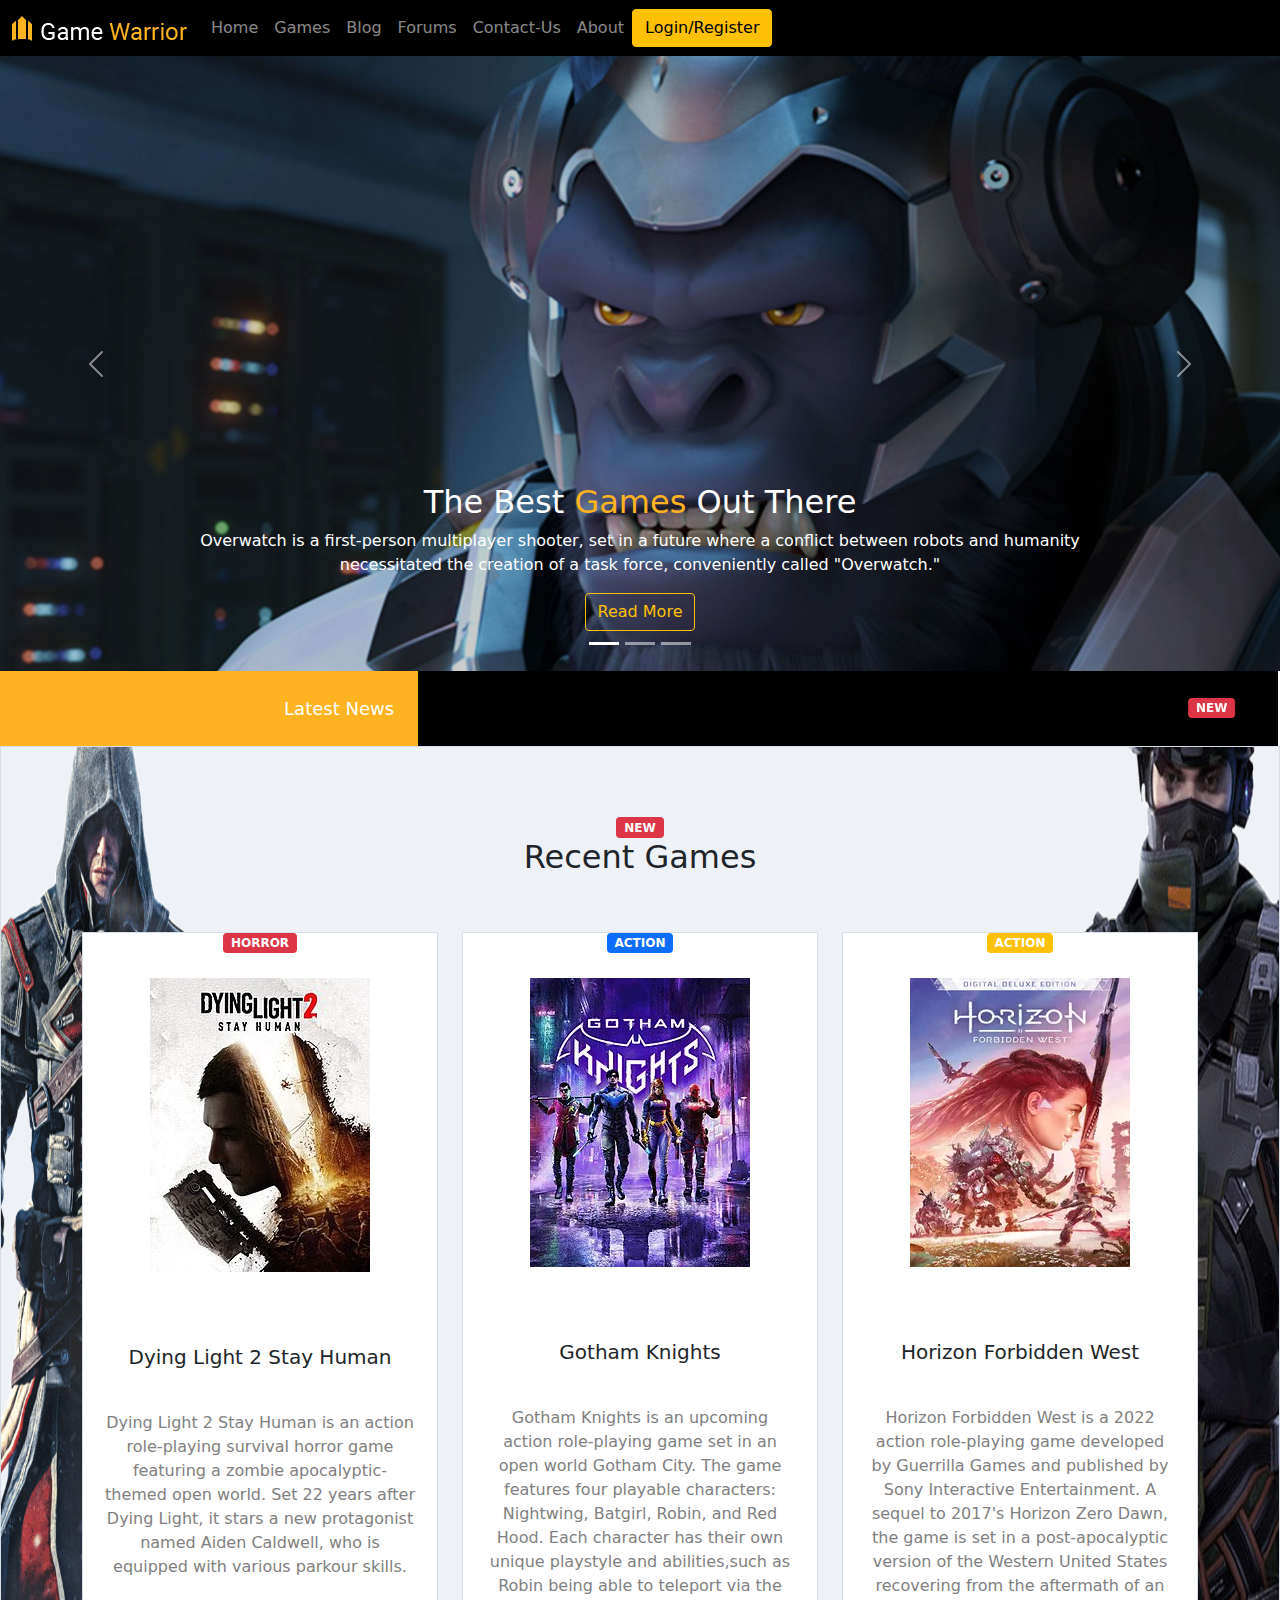
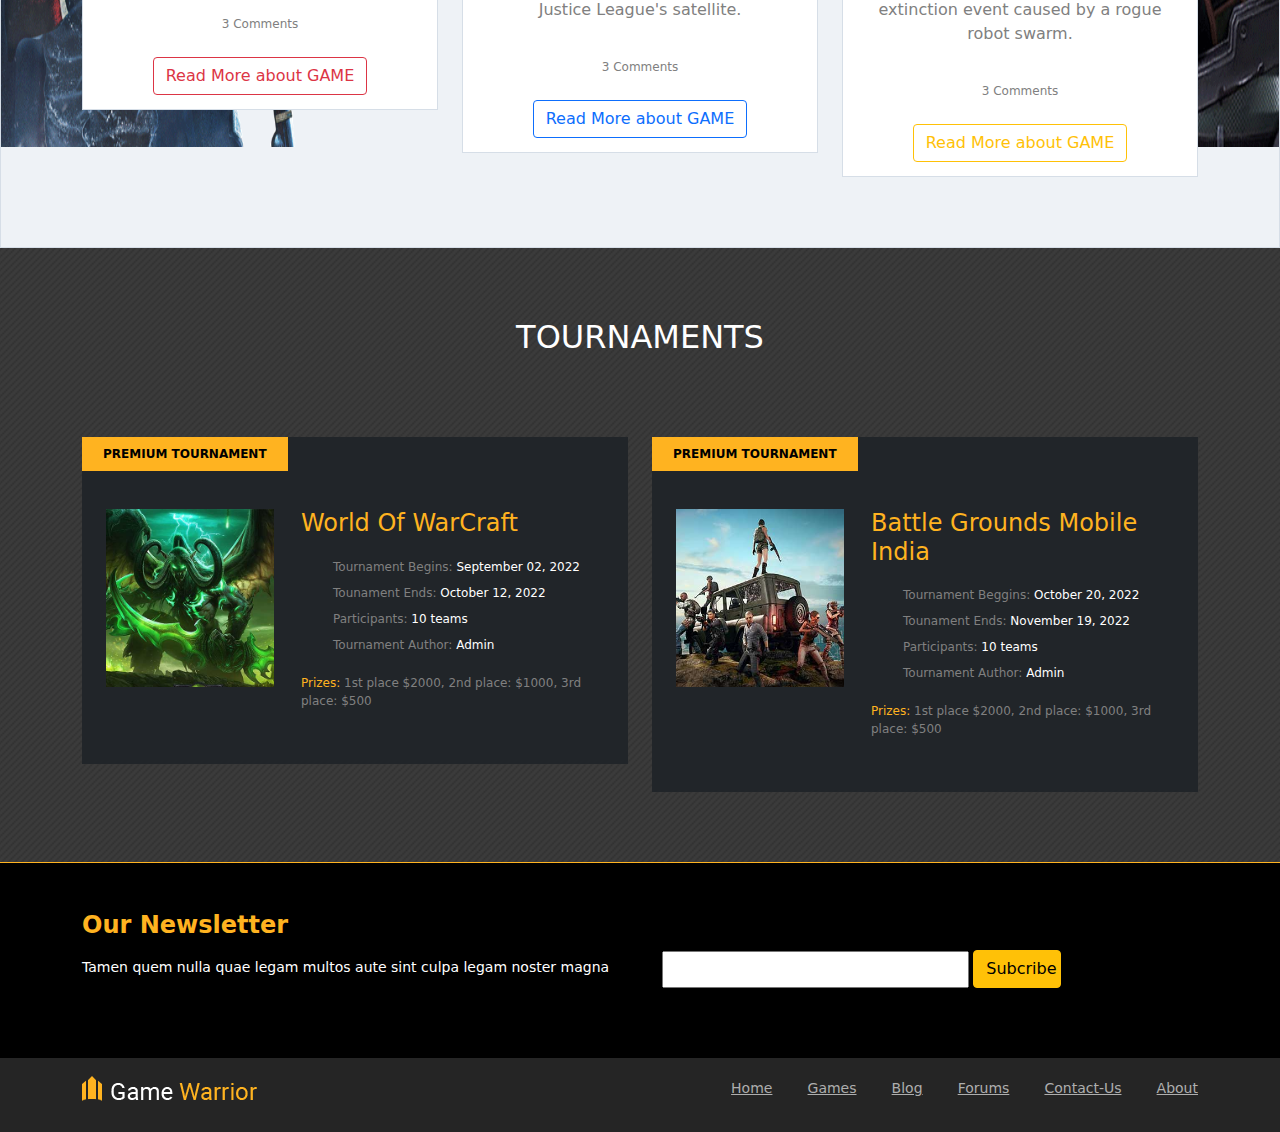
<file: index.html>
<html>
	<head>
	  <meta name="description" content="Get the most authoritative, unbiased reviews for the latest PS5, PS4, Xbox One, Xbox 360, Wii, PC, and DS video games at GameWarrior">
		<meta name="keywords" content="HTML, CSS, JavaScript, Bootstrap, Bootstrap v5.2">
		<meta name="author" content="Satya Suman">
		<meta name="viewport" content="width=device-width, initial-scale=1.0">
		<title>Game Warrior</title>
		<link rel="stylesheet" href="css\bootstrap.css">
		<link rel="stylesheet" href="css\all.css">
		<link rel="stylesheet" href="css\style.css"/>
		<link href="img/favicon.ico" rel="icon"/>
		<script src="js\bootstrap.js"></script>
		<script src="js\bootstrap.bundle.js"></script>
	</head>
	
	<body>
	  <!-- NAVBAR SECTION STARTS -->
		<nav class="navbar navbar-expand-lg sticky-top navbar-dark" style="background-color:black">
			<div class="container-fluid">
				<a class="navbar-brand" href="index.html">
					<img src="img/logo.png" alt="">
				</a>
				<button class="navbar-toggler btn btn-dark" type="button" data-bs-toggle="collapse" data-bs-target="#collapsibleNavbar">
					<span class="navbar-toggler-icon"></span>
				</button>
				<div class="collapse navbar-collapse" id="collapsibleNavbar">
					<ul class="navbar-nav justify-content-end">
						<li class="nav-item"><a href="index.html" class="nav-link">Home</a></li>
						<li class="nav-item"><a href="gamesReview.html" class="nav-link">Games</a></li>
						<li class="nav-item"><a href="categories.html" class="nav-link">Blog</a></li>
						<li class="nav-item"><a href="community.html" class="nav-link">Forums</a></li>
						<li class="nav-item"><a href="contact.html" class="nav-link">Contact-Us</a></li>
						<li class="nav-item"><a href="about.html" class="nav-link">About</a></li>  
					</ul>
					
					<div class="user-panel">
						<a href="login.html" class="btn btn-warning">Login/Register</a>
					</div>
				</div>
			</div>
		</nav>
		<!-- NAVBAR SECTION ENDS -->
		
		<!-- IMAGE SLIDER SECTION STARTS -->
		<div id="myCarousel" class="carousel slide carousel-fade" data-bs-ride="true">
			<ol class="carousel-indicators">
				<li data-bs-target="#myCarousel" data-bs-slide-to="0" class="active" aria-current="true" aria-label="Slide 1"> </li>
				<li data-bs-target="#myCarousel" data-bs-slide-to="1" aria-label="Slide 2"></li>
				<li data-bs-target="#myCarousel" data-bs-slide-to="2" aria-label="Slide 3"></li>
			</ol>
						
			<div class="carousel-inner">
				<div class="carousel-item active ">
					<img src="img\slider-1.jpg" alt="Overwatch" width="100%">
					<div class="carousel-caption d-none d-md-block">
						<h2>The Best <span style="color:#ffb320">Games</span> Out There</h2>
						<p>Overwatch is a first-person multiplayer shooter, set in a future where a conflict between robots and humanity necessitated the creation of a task force, conveniently called "Overwatch."</p>
						<a href="#" class="btn btn-outline-warning">Read More</a>
					</div>
				</div>
							
				<div class="carousel-item" >
					<img src="img\slider-2.jpg" alt="BGMI" width="100%">
					<div class="carousel-caption d-none d-md-block">
						<h2>The Best <span style="color:#ffb320">Games</span> Out There</h2>
						<p>Battlegrounds Mobile India, or BGMI, is a player-versus-player shooter game in which up to 100 players compete in a battle royale, a type of large-scale last man standing deathmatch in which players compete to be the last one standing. Players can enter the match as individuals or as small groups of up to four.</p>
						<a href="#" class="btn btn-outline-warning">Read More</a>
					</div>
				</div>
				
				<div class="carousel-item">
					<img src="img\slider-3.jpg" alt="GodOfWar" width="100%">
					<div class="carousel-caption d-none d-md-block">
						<h2>The Best <span style="color:#ffb320">Games</span> Out There</h2>
						<p>God of War is an action-adventure game developed by Santa Monica Studio and published by Sony Interactive Entertainment (SIE). It was released in April 2018 for the PlayStation 4, with a Microsoft Windows version released in January 2022. </p>
						<a href="#" class="btn btn-outline-warning">Read More</a>
					</div>
				</div>
						
				<a class="carousel-control-prev" href="#myCarousel" data-bs-slide="prev">
					<span class="carousel-control-prev-icon" aria-hidden="true"></span>
					<span class="visually-hidden">Previous</span>
				</a>
						
				<a class="carousel-control-next" data-bs-target="#myCarousel" data-bs-slide="next">
					<span class="carousel-control-next-icon" aria-hidden="true"></span>
					<span class="visually-hidden">Next</span>
				</a>
			</div>
		</div>
		<!-- IMAGE SLIDER SECTION ENDS -->
		
		<!-- LATEST NEWS SECTION STARTS -->
		<div class="latest-section container-fluid">
			<div class="row row1">
				<div class="In-title col-md-4 justify-content-end">Latest News</div>
				<div class="news-ticket col-md-8">
					<div class="headline">
						<marquee>
							<span class="badge bg-danger">NEW</span>&nbsp God Of War: Ragnarok New Story Details Emerge&nbsp &nbsp &nbsp
							<span class="badge bg-success">STRATEGY</span>&nbsp WWE 2K22 Is Already On Sale For A Bargain Price&nbsp &nbsp &nbsp
							<span class="badge bg-warning">RACING</span>&nbsp Forza Horizon 5 Series 10 features Extreme E, full playlist rundown
						</marquee>
					</div>
				</div>
			</div>
		</div>
		<!-- LATEST NEWS SECTION ENDS -->
		
		<!--	RECENT GAMES SEECTION STARTS	-->
		<section class="recent-games">
			<div class="container recent-games-1">
				<div class="section-title">
					<span class="badge bg-danger">NEW</span>
					<h2>Recent Games</h2>
				</div><br><br>
				<div class="row">
					<div class="col-md-4">
						<div class="recent-game-item" align="center">
							<span class="badge bg-danger">HORROR</span>
							<div class="rgi-thumb">
								<img src="img\recent-game\1.jpg">
							</div><br><br>
							<div class="rgi-content">
								<h5>Dying Light 2 Stay Human</h5>
								<p>Dying Light 2 Stay Human is an action role-playing survival horror game featuring a zombie apocalyptic-themed open world. Set 22 years after Dying Light, it stars a new protagonist named Aiden Caldwell, who is equipped with various parkour skills.</p>
								<a href="#" class="comment">3 Comments</a><br><br>
								
								<div class="download-button">
									<button class="btn btn-outline-danger">Read More about GAME</button>
								</div>
								
							</div>
						</div>
					</div>
				
					<div class="col-md-4">
						<div class="recent-game-item" align="center">
							<span class="badge bg-primary">ACTION</span>
							<div class="rgi-thumb">
								<img src="img\recent-game\2.jpg">
							</div><br><br>
							<div class="rgi-content">
								<h5>Gotham Knights</h5>
								<p>Gotham Knights is an upcoming action role-playing game set in an open world Gotham City. The game features four playable characters: Nightwing, Batgirl, Robin, and Red Hood. Each character has their own unique playstyle and abilities,such as Robin being able to teleport via the Justice League's satellite.</p>
								<a href="#" class="comment">3 Comments</a><br><br>
								
								<div class="download-button">
									<button class="btn btn-outline-primary">Read More about GAME</button>
								</div>
								
							</div>
						</div>
					</div>
				
					<div class="col-md-4">
						<div class="recent-game-item" align="center">
							<span class="badge bg-warning">ACTION</span>
							<div class="rgi-thumb">
								<img src="img\recent-game\3.webp">
							</div><br><br>
							<div class="rgi-content">
								<h5>Horizon Forbidden West</h5>
								<p>Horizon Forbidden West is a 2022 action role-playing game developed by Guerrilla Games and published by Sony Interactive Entertainment. A sequel to 2017's Horizon Zero Dawn, the game is set in a post-apocalyptic version of the Western United States recovering from the aftermath of an extinction event caused by a rogue robot swarm.</p>
								<a href="#" class="comment">3 Comments</a><br><br>
								
								<div class="download-button">
									<button class="btn btn-outline-warning">Read More about GAME</button>
								</div>
							</div>
						</div>
					</div>
				
				</div>
		  </div>
		</section>
		<!--	RECENT GAMES SEECTION ENDS	-->
		
		<!--	TOURNAMENT GAMES SECTION STARTS	-->
		<section class="tournaments-section">
			<div class="container">
				<h2>Tournaments</h2><br><br><br>
				<div class="row">
				
					<div class="col-md-6">
						<div class="tournament-item bg-dark">
							<div class="ti-notic">Premium Tournament</div>
							<div class="ti-content">
								<img src="img\tournament\1.jpg" alt="worldofwarcraft">
								<div class="ti-text">
									<h4>World Of WarCraft</h4>
										<ul>
											<li><span>Tournament Begins:</span> September 02, 2022</li>
											<li><span>Tounament Ends:</span> October 12, 2022</li>
											<li><span>Participants:</span> 10 teams</li>
											<li><span>Tournament Author:</span> Admin</li>
										</ul>
									<p><span>Prizes:</span> 1st place $2000, 2nd place: $1000, 3rd place: $500</p>
								</div>
							</div>
						</div>
					</div>
					<div class="col-md-6">
						<div class="tournament-item bg-dark">
							<div class="ti-notic">Premium Tournament</div>
							<div class="ti-content">
								<img src="img\tournament\2.jpg" alt="doom">
								<div class="ti-text">
									<h4>Battle Grounds Mobile India</h4>
									<ul>
										<li><span>Tournament Beggins:</span> October 20, 2022</li>
										<li><span>Tounament Ends:</span> November 19, 2022 </li>
										<li><span>Participants:</span> 10 teams</li>
										<li><span>Tournament Author:</span> Admin</li>
									</ul>
									<p><span>Prizes:</span> 1st place $2000, 2nd place: $1000, 3rd place: $500</p>
								</div>
							</div>
						</div>
					</div>
				</div>
			</div>
		</section>
		<!--	TOURNAMENT GAMES SECTION ENDS	-->
		
		<!--	FOOTER SECTION STARTS	-->
			<div class="footer-newsletter">
				<div class="container">
					<div class="row">
						<div class="col-lg-6">
							<h4>Our Newsletter</h4>
							<p>Tamen quem nulla quae legam multos aute sint culpa legam noster magna</p>
						</div>
							
						<div class="col-lg-6">
							<form>
								<input type="email" name="email" class="col-md-7">
								<button class="btn btn-warning col-md-2">Subcribe</button>
							</form>
						</div>
					</div>
				</div>
			</div>

			<footer class="footer-section">
				<div class="container">
					<ul class="footer-menu">
						<li><a href="index.html">Home</a></li>
						<li><a href="gamesReview.html">Games</a></li>
						<li><a href="categories.html">Blog</a></li>
						<li><a href="community.html">Forums</a></li>
						<li><a href="contact.html">Contact-Us</a></li>
						<li><a href="about.html">About</a></li>
					</ul>
					<a class="site-logo" href="gameWebsite.html">
						<img src="img/logo.png" alt="">
					</a>
				</div>
			</footer>
			<!--	FOOTER SECTION ENDS	-->
	</body>
</html>
</file>
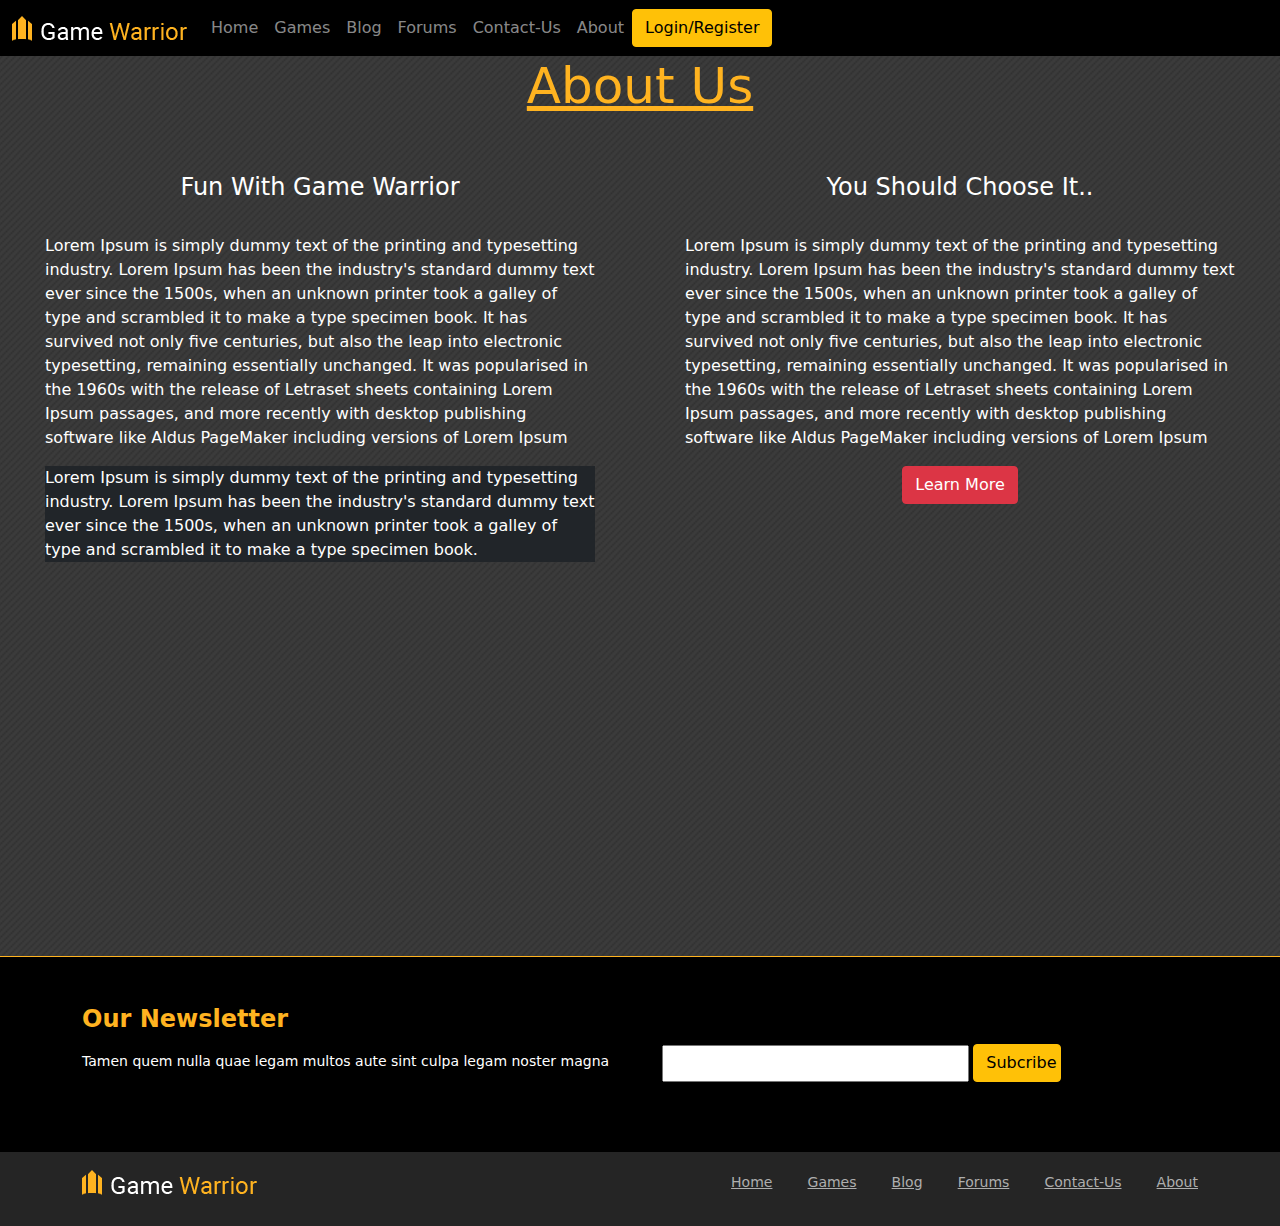
<file: about.html>
<html>
	<head>
		<meta name="keywords" content="HTML, CSS, JavaScript, Bootstrap, Bootstrap v5.2">
		<meta name="author" content="Satya Suman">
		<meta name="viewport" content="width=device-width, initial-scale=1.0">
		<title>Game Warrior | About Us</title>
		<link rel="stylesheet" href="css\bootstrap.css">
		<link rel="stylesheet" href="css\all.css">
		<link rel="stylesheet" href="css\style.css"/>
		<link href="img/favicon.ico" rel="icon"/>
		<script src="js\bootstrap.js"></script>
	</head>
	
	<body>
		<!-- NAVBAR SECTION STARTS -->
		<nav class="navbar navbar-expand-lg sticky-top navbar-dark" style="background-color:black">
			<div class="container-fluid">
				<a class="navbar-brand" href="index.html">
					<img src="img/logo.png" alt="">
				</a>
				<button class="navbar-toggler btn btn-dark" type="button" data-bs-toggle="collapse" data-bs-target="#collapsibleNavbar">
					<span class="navbar-toggler-icon"></span>
				</button>
				<div class="collapse navbar-collapse" id="collapsibleNavbar">
					<ul class="navbar-nav justify-content-end">
						<li class="nav-item"><a href="index.html" class="nav-link">Home</a></li>
						<li class="nav-item"><a href="gamesReview.html" class="nav-link">Games</a></li>
						<li class="nav-item"><a href="categories.html" class="nav-link">Blog</a></li>
						<li class="nav-item"><a href="community.html" class="nav-link">Forums</a></li>
						<li class="nav-item"><a href="contact.html" class="nav-link">Contact-Us</a></li>
						<li class="nav-item"><a href="about.html" class="nav-link">About</a></li>  
					</ul>
					
					<div class="user-panel">
						<a href="login.html" class="btn btn-warning">Login/Register</a>
					</div>
				</div>
			</div>
		</nav>
		<!-- NAVBAR SECTION ENDS -->
		
		<!-- ABOUT-US INFORMATION SECTION STARTS -->
		<div class="container-fluid Container1" >
			<div class="row information">
				<h1>About Us</h1><br><br><br>
				<div class="col-md-6 section1">
					<h4>Fun With Game Warrior</h4><br>
					<p align="left">Lorem Ipsum is simply dummy text of the printing and typesetting industry. Lorem Ipsum has been the industry's standard dummy text ever since the 1500s, when an unknown printer took a galley of type and scrambled it to make a type specimen book. It has survived not only five centuries, but also the leap into electronic typesetting, remaining essentially unchanged. It was popularised in the 1960s with the release of Letraset sheets containing Lorem Ipsum passages, and more recently with desktop publishing software like Aldus PageMaker including versions of Lorem Ipsum</p>
					<p class="bg-dark" align="left">Lorem Ipsum is simply dummy text of the printing and typesetting industry. Lorem Ipsum has been the industry's standard dummy text ever since the 1500s, when an unknown printer took a galley of type and scrambled it to make a type specimen book.</p>
				</div>
				<div class="col-md-6 section2">
					<h4>You Should Choose It..</h4><br>
					<p align="left">Lorem Ipsum is simply dummy text of the printing and typesetting industry. Lorem Ipsum has been the industry's standard dummy text ever since the 1500s, when an unknown printer took a galley of type and scrambled it to make a type specimen book. It has survived not only five centuries, but also the leap into electronic typesetting, remaining essentially unchanged. It was popularised in the 1960s with the release of Letraset sheets containing Lorem Ipsum passages, and more recently with desktop publishing software like Aldus PageMaker including versions of Lorem Ipsum</p>
					<button class="btn btn-danger">Learn More</button>
				</div>
			</div>
		</div>
		<!-- ABOUT-US INFORMATION SECTION ENDS -->
		
		<!--	FOOTER SECTION STARTS	-->
			<div class="footer-newsletter">
				<div class="container">
					<div class="row">
						<div class="col-lg-6">
							<h4>Our Newsletter</h4>
							<p>Tamen quem nulla quae legam multos aute sint culpa legam noster magna</p>
						</div>
							
						<div class="col-lg-6">
							<form>
								<input type="email" name="email" class="col-md-7">
								<button class="btn btn-warning col-md-2">Subcribe</button>
							</form>
						</div>
					</div>
				</div>
			</div>

			<footer class="footer-section">
				<div class="container">
					<ul class="footer-menu">
						<li><a href="index.html">Home</a></li>
						<li><a href="gamesReview.html">Games</a></li>
						<li><a href="categories.html">Blog</a></li>
						<li><a href="community.html">Forums</a></li>
						<li><a href="contact.html">Contact-Us</a></li>
						<li><a href="about.html">About</a></li>
					</ul>
					<a class="site-logo" href="gameWebsite.html">
						<img src="img/logo.png" alt="">
					</a>
				</div>
			</footer>
			<!--	FOOTER SECTION ENDS	-->
	</body>
</html>
</file>
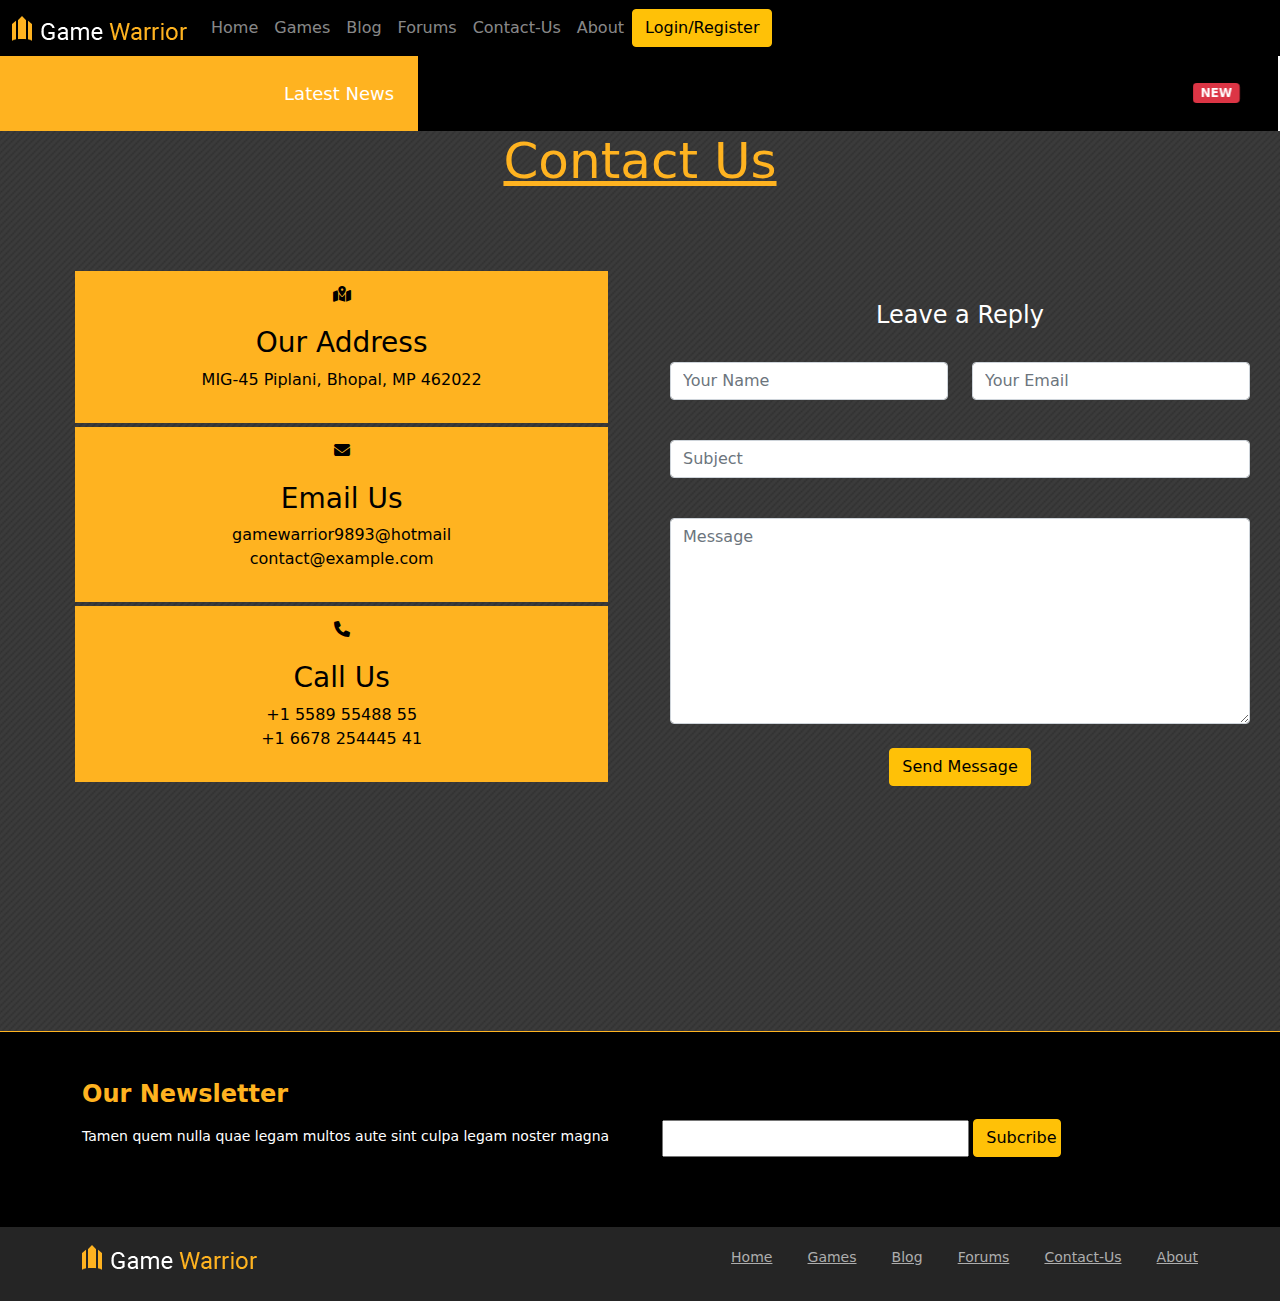
<file: contact.html>
<html>
	<head>
	  <meta name="keywords" content="HTML, CSS, JavaScript, Bootstrap, Bootstrap v5.2">
		<meta name="author" content="Satya Suman">
		<meta name="viewport" content="width=device-width, initial-scale=1.0">
		<title>Game Warrior | Contact-Us</title>
		<link rel="stylesheet" href="css\bootstrap.css">
		<link rel="stylesheet" href="css\all.css">
		<link rel="stylesheet" href="css\style.css"/>
		<link href="img/favicon.ico" rel="icon"/>
		<script src="js\bootstrap.js"></script>
	</head>
	
	<body>
		<!-- NAVBAR SECTION STARTS -->
		<nav class="navbar navbar-expand-lg sticky-top navbar-dark" style="background-color:black">
			<div class="container-fluid">
				<a class="navbar-brand" href="index.html">
					<img src="img/logo.png" alt="">
				</a>
				<button class="navbar-toggler btn btn-dark" type="button" data-bs-toggle="collapse" data-bs-target="#collapsibleNavbar">
					<span class="navbar-toggler-icon"></span>
				</button>
				<div class="collapse navbar-collapse" id="collapsibleNavbar">
					<ul class="navbar-nav justify-content-end">
						<li class="nav-item"><a href="index.html" class="nav-link">Home</a></li>
						<li class="nav-item"><a href="gamesReview.html" class="nav-link">Games</a></li>
						<li class="nav-item"><a href="categories.html" class="nav-link">Blog</a></li>
						<li class="nav-item"><a href="community.html" class="nav-link">Forums</a></li>
						<li class="nav-item"><a href="contact.html" class="nav-link">Contact-Us</a></li>
						<li class="nav-item"><a href="about.html" class="nav-link">About</a></li>  
					</ul>
					
					<div class="user-panel">
						<a href="login.html" class="btn btn-warning">Login/Register</a>
					</div>
				</div>
			</div>
		</nav>
		<!-- NAVBAR SECTION ENDS -->
		
		<!-- LATEST NEWS SECTION STARTS -->
		<div class="latest-section container-fluid">
			<div class="row row1">
				<div class="In-title col-md-4 justify-content-end">Latest News</div>
				<div class="news-ticket col-md-8">
					<div class="headline">
						<marquee>
							<span class="badge bg-danger">NEW</span>&nbsp God Of War: Ragnarok New Story Details Emerge&nbsp &nbsp &nbsp
							<span class="badge bg-success">STRATEGY</span>&nbsp WWE 2K22 Is Already On Sale For A Bargain Price&nbsp &nbsp &nbsp
							<span class="badge bg-warning">RACING</span>&nbsp Forza Horizon 5 Series 10 features Extreme E, full playlist rundown
						</marquee>
					</div>
				</div>
			</div>
		</div>
		<!-- LATEST NEWS SECTION ENDS -->
		
		<!--	CONTACT US SECTION STARTS	-->
		<div class="container-fluid Container2">
			<h1>Contact Us</h1><br><br><br>
        <div class="row">
          <div class="col-lg-6">
            <div class="row">
              <div class="col-md-10 address">
								<div class="info-box" align="center">
                  <i class="fa-solid fa-map-location-dot"></i><br><br>
                  <h3>Our Address</h3>
                  <p>MIG-45 Piplani, Bhopal, MP 462022</p>
                </div>
              </div>
							
              <div class="col-md-10 email">
                <div class="info-box" align="center">
                  <i class="fa-solid fa-envelope"></i><br><br>
                  <h3>Email Us</h3>
                  <p>gamewarrior9893@hotmail<br>contact@example.com</p>
                </div>
              </div>
              
							<div class="col-md-10 phone">
                <div class="info-box" align="center">
                  <i class="fa-solid fa-phone"></i><br><br>
                  <h3>Call Us</h3>
                  <p>+1 5589 55488 55<br>+1 6678 254445 41</p>
                </div>
              </div>
            </div>
          </div>

          <div class="col-lg-6 Form1">
						<h4>Leave a Reply</h4><br>
            <form role="form" class="php-email-form">
              <div class="row">
                <div class="col-md-6 form-group">
                  <input type="text" name="name" class="form-control"  placeholder="Your Name" required>
                </div>
                <div class="col-md-6 form-group mt-3 mt-md-0">
                  <input type="email" class="form-control" name="email" placeholder="Your Email" required>
                </div>
              </div><br>
              <div class="form-group mt-3">
                <input type="text" class="form-control" name="subject" placeholder="Subject" required>
              </div><br>
              <div class="form-group mt-3">
                <textarea class="form-control" name="message" rows="8" placeholder="Message" required></textarea>
              </div><br>
							<button class="btn btn-warning">Send Message</button>
            </form>
          </div>
					
        </div>
      </div>
			<!--	CONTACT US SECTION ENDS	-->
			
			<!--	FOOTER SECTION STARTS	-->
			<div class="footer-newsletter">
				<div class="container">
					<div class="row">
						<div class="col-lg-6">
							<h4>Our Newsletter</h4>
							<p>Tamen quem nulla quae legam multos aute sint culpa legam noster magna</p>
						</div>
							
						<div class="col-lg-6">
							<form>
								<input type="email" name="email" class="col-md-7">
								<button class="btn btn-warning col-md-2">Subcribe</button>
							</form>
						</div>
					</div>
				</div>
			</div>

			<footer class="footer-section">
				<div class="container">
					<ul class="footer-menu">
						<li><a href="index.html">Home</a></li>
						<li><a href="gamesReview.html">Games</a></li>
						<li><a href="categories.html">Blog</a></li>
						<li><a href="community.html">Forums</a></li>
						<li><a href="contact.html">Contact-Us</a></li>
						<li><a href="about.html">About</a></li>
					</ul>
					<a class="site-logo" href="gameWebsite.html">
						<img src="img/logo.png" alt="">
					</a>
				</div>
			</footer>
			<!--	FOOTER SECTION ENDS	-->

	</body>
</html>
</file>
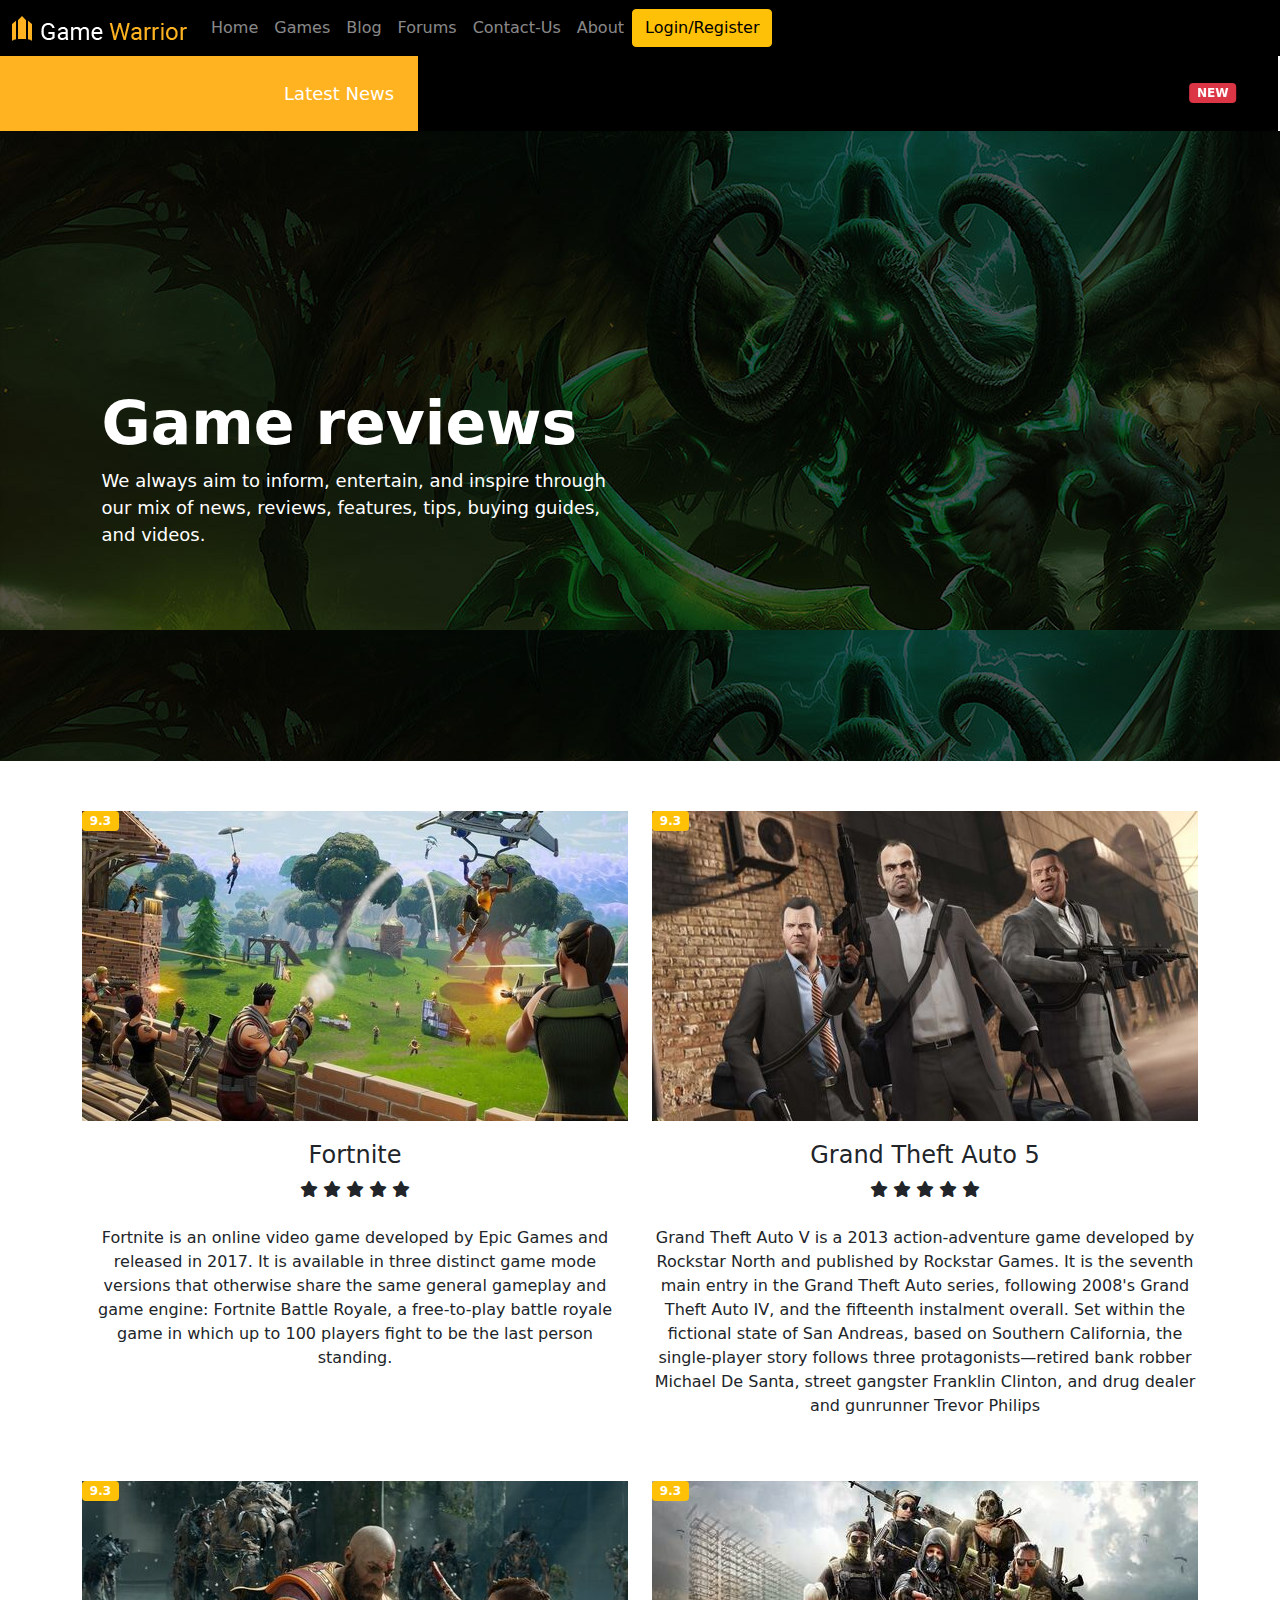
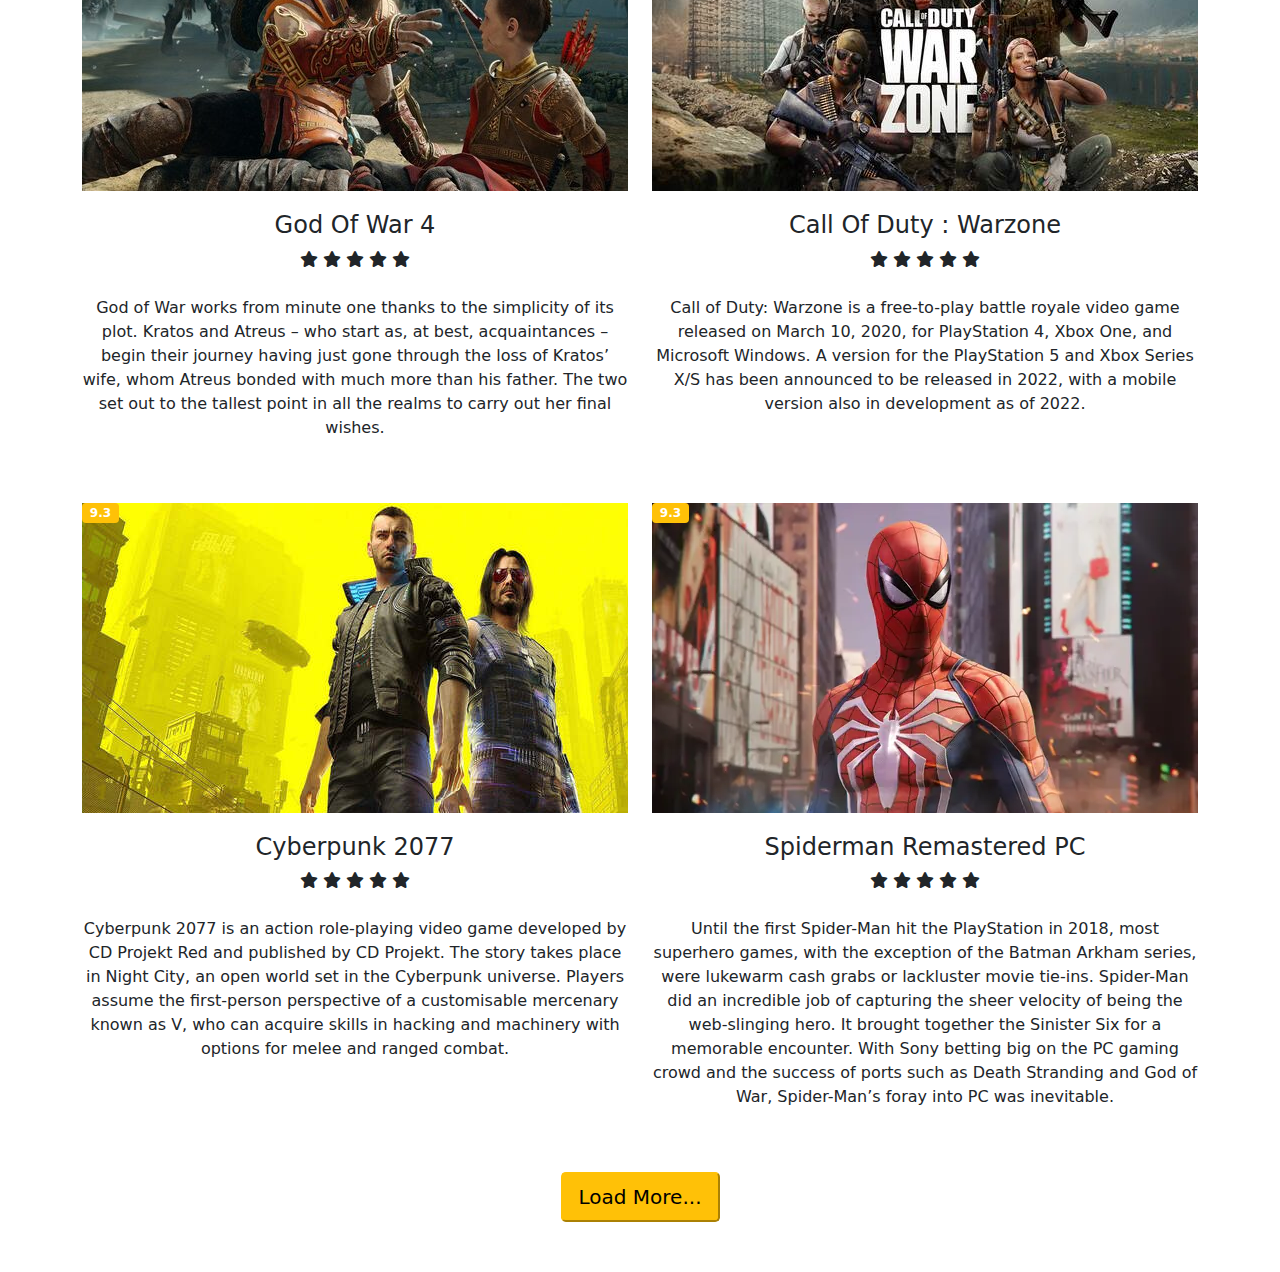
<file: gamesReview.html>
<html>
	<head>
	  <meta name="keywords" content="HTML, CSS, JavaScript, Bootstrap, Bootstrap v5.2">
		<meta name="author" content="Satya Suman">
		<meta name="viewport" content="width=device-width, initial-scale=1.0">
		<title>Game Warrior | Game Reviews</title>
		<link rel="stylesheet" href="css\bootstrap.css">
		<link rel="stylesheet" href="css\all.css">
		<link rel="stylesheet" href="css\style.css"/>
		<link href="img/favicon.ico" rel="icon"/>
		<script src="js\bootstrap.js"></script>
		<script src="js\bootstrap.bundle.js"></script>
	</head>
	
	<body>
		<!-- NAVBAR SECTION STARTS -->
		<nav class="navbar navbar-expand-lg sticky-top navbar-dark" style="background-color:black">
			<div class="container-fluid">
				<a class="navbar-brand" href="index.html">
					<img src="img/logo.png" alt="">
				</a>
				<button class="navbar-toggler btn btn-dark" type="button" data-bs-toggle="collapse" data-bs-target="#collapsibleNavbar">
					<span class="navbar-toggler-icon"></span>
				</button>
				<div class="collapse navbar-collapse" id="collapsibleNavbar">
					<ul class="navbar-nav justify-content-end">
						<li class="nav-item"><a href="index.html" class="nav-link">Home</a></li>
						<li class="nav-item"><a href="gamesReview.html" class="nav-link">Games</a></li>
						<li class="nav-item"><a href="categories.html" class="nav-link">Blog</a></li>
						<li class="nav-item"><a href="community.html" class="nav-link">Forums</a></li>
						<li class="nav-item"><a href="contact.html" class="nav-link">Contact-Us</a></li>
						<li class="nav-item"><a href="about.html" class="nav-link">About</a></li>  
					</ul>
					
					<div class="user-panel">
						<a href="login.html" class="btn btn-warning">Login/Register</a>
					</div>
				</div>
			</div>
		</nav>
		<!-- NAVBAR SECTION ENDS -->
		
		<!-- LATEST NEWS SECTION STARTS -->
		<div class="latest-section container-fluid">
			<div class="row row1">
				<div class="In-title col-md-4 justify-content-end">Latest News</div>
				<div class="news-ticket col-md-8">
					<div class="headline">
						<marquee>
							<span class="badge bg-danger">NEW</span>&nbsp God Of War: Ragnarok New Story Details Emerge&nbsp &nbsp &nbsp
							<span class="badge bg-success">STRATEGY</span>&nbsp WWE 2K22 Is Already On Sale For A Bargain Price&nbsp &nbsp &nbsp
							<span class="badge bg-warning">RACING</span>&nbsp Forza Horizon 5 Series 10 features Extreme E, full playlist rundown
						</marquee>
					</div>
				</div>
			</div>
		</div>
		<!-- LATEST NEWS SECTION ENDS -->
		
		<!-- PAGE INFO SECTION STARTS -->
		<section class="page-info-section">
		  <div class="pi-content">
				<div class="container-fluid">
					<div class="row">
						<div class="col-xl-5 col-lg-6 page-content">
							<h2>Game reviews</h2>
							<p> We always aim to inform, entertain, and inspire through our mix of news, reviews, features, 
							tips, buying guides, and videos. </p>
						</div>
					</div>
				</div>
		  </div>
	  </section>
	<!-- PAGE INFO SECTION ENDS -->
	
	<!-- PAGE SECTION STARTS -->
	<section class="page-section review-page ">
		<div class="container">
			<div class="row">
			
				<div class="col-md-6">
					<div class="review-item">
						<div class="review-cover-1 set-bg">
							<span class="badge bg-warning">9.3</span>
						</div>
						<div class="review-text">
							<h4>Fortnite</h4>
							<div class="rating">
								<i class="fa fa-star"></i>
								<i class="fa fa-star"></i>
								<i class="fa fa-star"></i>
								<i class="fa fa-star"></i>
								<i class="fa fa-star is-fade"></i>
							</div><br>
							<p>Fortnite is an online video game developed by Epic Games and released in 2017. It is available in three distinct game mode versions that otherwise share the same general gameplay and game engine: Fortnite Battle Royale, a free-to-play battle royale game in which up to 100 players fight to be the last person standing.</p>
						</div>
					</div>
				</div>
				
				<div class="col-md-6">
					<div class="review-item">
						<div class="review-cover-2 set-bg">
							<span class="badge bg-warning">9.3</span>
						</div>
						<div class="review-text">
							<h4>Grand Theft Auto 5</h4>
							<div class="rating">
								<i class="fa fa-star"></i>
								<i class="fa fa-star"></i>
								<i class="fa fa-star"></i>
								<i class="fa fa-star"></i>
								<i class="fa fa-star is-fade"></i>
							</div><br>
							<p>Grand Theft Auto V is a 2013 action-adventure game developed by Rockstar North and published by Rockstar Games. It is the seventh main entry in the Grand Theft Auto series, following 2008's Grand Theft Auto IV, and the fifteenth instalment overall. Set within the fictional state of San Andreas, based on Southern California, the single-player story follows three protagonists—retired bank robber Michael De Santa, street gangster Franklin Clinton, and drug dealer and gunrunner Trevor Philips</p>
						</div>
					</div>
				</div>
				
				<div class="col-md-6">
					<div class="review-item">
						<div class="review-cover-3 set-bg">
							<span class="badge bg-warning">9.3</span>
						</div>
						<div class="review-text">
							<h4>God Of War 4</h4>
							<div class="rating">
								<i class="fa fa-star"></i>
								<i class="fa fa-star"></i>
								<i class="fa fa-star"></i>
								<i class="fa fa-star"></i>
								<i class="fa fa-star is-fade"></i>
							</div><br>
							<p>God of War works from minute one thanks to the simplicity of its plot. Kratos and Atreus – who start as, at best, acquaintances – begin their journey having just gone through the loss of Kratos’ wife, whom Atreus bonded with much more than his father. The two set out to the tallest point in all the realms to carry out her final wishes.</p>
						</div>
					</div>
				</div>
				
				<div class="col-md-6">
					<div class="review-item">
						<div class="review-cover-4 set-bg">
							<span class="badge bg-warning">9.3</span>
						</div>
						<div class="review-text">
							<h4>Call Of Duty : Warzone</h4>
							<div class="rating">
								<i class="fa fa-star"></i>
								<i class="fa fa-star"></i>
								<i class="fa fa-star"></i>
								<i class="fa fa-star"></i>
								<i class="fa fa-star is-fade"></i>
							</div><br>
							<p>Call of Duty: Warzone is a free-to-play battle royale video game released on March 10, 2020, for PlayStation 4, Xbox One, and Microsoft Windows. A version for the PlayStation 5 and Xbox Series X/S has been announced to be released in 2022, with a mobile version also in development as of 2022.</p>
						</div>
					</div>
				</div>
				
				<div class="col-md-6">
					<div class="review-item">
						<div class="review-cover-5 set-bg">
							<span class="badge bg-warning">9.3</span>
						</div>
						<div class="review-text">
							<h4>Cyberpunk 2077</h4>
							<div class="rating">
								<i class="fa fa-star"></i>
								<i class="fa fa-star"></i>
								<i class="fa fa-star"></i>
								<i class="fa fa-star"></i>
								<i class="fa fa-star is-fade"></i>
							</div><br>
							<p>Cyberpunk 2077 is an action role-playing video game developed by CD Projekt Red and published by CD Projekt. The story takes place in Night City, an open world set in the Cyberpunk universe. Players assume the first-person perspective of a customisable mercenary known as V, who can acquire skills in hacking and machinery with options for melee and ranged combat.</p>
						</div>
					</div>
				</div>
				
				<div class="col-md-6">
					<div class="review-item">
						<div class="review-cover-6 set-bg">
							<span class="badge bg-warning">9.3</span>
						</div>
						<div class="review-text">
							<h4>Spiderman Remastered PC</h4>
							<div class="rating">
								<i class="fa fa-star"></i>
								<i class="fa fa-star"></i>
								<i class="fa fa-star"></i>
								<i class="fa fa-star"></i>
								<i class="fa fa-star is-fade"></i>
							</div><br>
							<p>Until the first Spider-Man hit the PlayStation in 2018, most superhero games, with the exception of the Batman Arkham series, were lukewarm cash grabs or lackluster movie tie-ins. Spider-Man did an incredible job of capturing the sheer velocity of being the web-slinging hero. It brought together the Sinister Six for a memorable encounter. With Sony betting big on the PC gaming crowd and the success of ports such as Death Stranding and God of War, Spider-Man’s foray into PC was inevitable.</p>
						</div>
					</div>
				</div>
				
			</div>
			<div class="text-center">
				<button class="btn-warning btn-lg">Load More...</button>
			</div>
		</div>
	</section>
	<!-- PAGE SECTION ENDS -->
		
		
	</body>
</html>
</file>
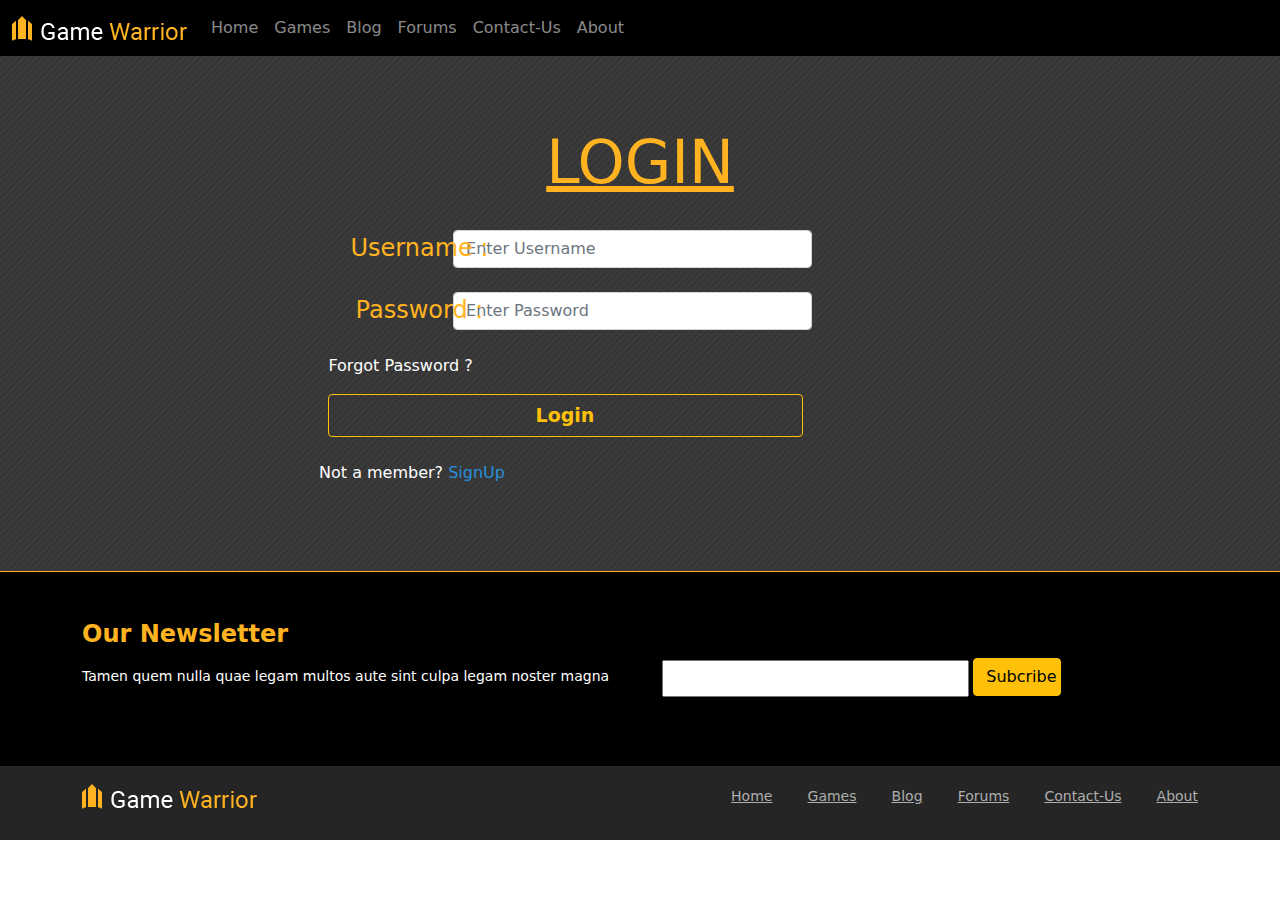
<file: login.html>
<html>
	<head>
	  <meta name="keywords" content="HTML, CSS, JavaScript, Bootstrap, Bootstrap v5.2">
		<meta name="author" content="Satya Suman">
		<meta name="viewport" content="width=device-width, initial-scale=1.0">
		<title>Game Warrior | Login/Register</title>
		<link rel="stylesheet" href="css\bootstrap.css">
		<link rel="stylesheet" href="css\all.css">
		<link rel="stylesheet" href="css\style.css"/>
		<link href="img/favicon.ico" rel="icon"/>
		<script src="js\bootstrap.js"></script>
	</head>
	
	<body>
		<!-- NAVBAR SECTION STARTS -->
		<nav class="navbar navbar-expand-lg sticky-top navbar-dark" style="background-color:black">
			<div class="container-fluid">
				<a class="navbar-brand" href="index.html">
					<img src="img/logo.png" alt="">
				</a>
				<button class="navbar-toggler btn btn-dark" type="button" data-bs-toggle="collapse" data-bs-target="#collapsibleNavbar">
					<span class="navbar-toggler-icon"></span>
				</button>
				<div class="collapse navbar-collapse" id="collapsibleNavbar">
					<ul class="navbar-nav justify-content-end">
						<li class="nav-item"><a href="index.html" class="nav-link">Home</a></li>
						<li class="nav-item"><a href="gamesReview.html" class="nav-link">Games</a></li>
						<li class="nav-item"><a href="categories.html" class="nav-link">Blog</a></li>
						<li class="nav-item"><a href="community.html" class="nav-link">Forums</a></li>
						<li class="nav-item"><a href="contact.html" class="nav-link">Contact-Us</a></li>
						<li class="nav-item"><a href="about.html" class="nav-link">About</a></li>  
					</ul>
				</div>
			</div>
		</nav>
		<!-- NAVBAR SECTION ENDS -->
		
		<!--	LOGIN SECTION STARTS	-->
			<div class="col-lg-12 Form2">
				<h1 align="center">LOGIN</h1><br>
        <form>
          <div class="row Row1">
            <div class="col-md-4 form-group" id="idLogin">Username : </div>
						
            <div class="col-md-4 form-group mt-3 mt-md-0">
              <input type="text" class="form-control" name="Username" placeholder="Enter Username" required>
            </div>
          </div><br>
					
					<div class="row Row1">
            <div class="col-md-4 form-group" id="idLogin">Password :</div>
						
            <div class="col-md-4 form-group mt-3 mt-md-0">
              <input type="password" class="form-control" name="Password" placeholder="Enter Password" required>
            </div>
          </div><br>
					
					<div class="forgot-pass">
						<p><a>Forgot Password ?</a></p>
					</div>
					
					<button class="btn btn-outline-warning col-md-5" id="button">Login</button><br><br>
					
					<div class="signup_link">
						<p>Not a member? <a href="#">SignUp</a></p>
					</div>
        </form>
      </div>
		<!--	LOGIN SECTION ENDS	-->
		
		<!--	FOOTER SECTION STARTS	-->
			<div class="footer-newsletter">
				<div class="container">
					<div class="row">
						<div class="col-lg-6">
							<h4>Our Newsletter</h4>
							<p>Tamen quem nulla quae legam multos aute sint culpa legam noster magna</p>
						</div>
							
						<div class="col-lg-6">
							<form>
								<input type="email" name="email" class="col-md-7">
								<button class="btn btn-warning col-md-2">Subcribe</button>
							</form>
						</div>
					</div>
				</div>
			</div>

			<footer class="footer-section">
				<div class="container">
					<ul class="footer-menu">
						<li><a href="index.html">Home</a></li>
						<li><a href="gamesReview.html">Games</a></li>
						<li><a href="categories.html">Blog</a></li>
						<li><a href="community.html">Forums</a></li>
						<li><a href="contact.html">Contact-Us</a></li>
						<li><a href="about.html">About</a></li>
					</ul>
					<a class="site-logo" href="gameWebsite.html">
						<img src="img/logo.png" alt="">
					</a>
				</div>
			</footer>
			<!--	FOOTER SECTION ENDS	-->
	</body>
</html>
</file>
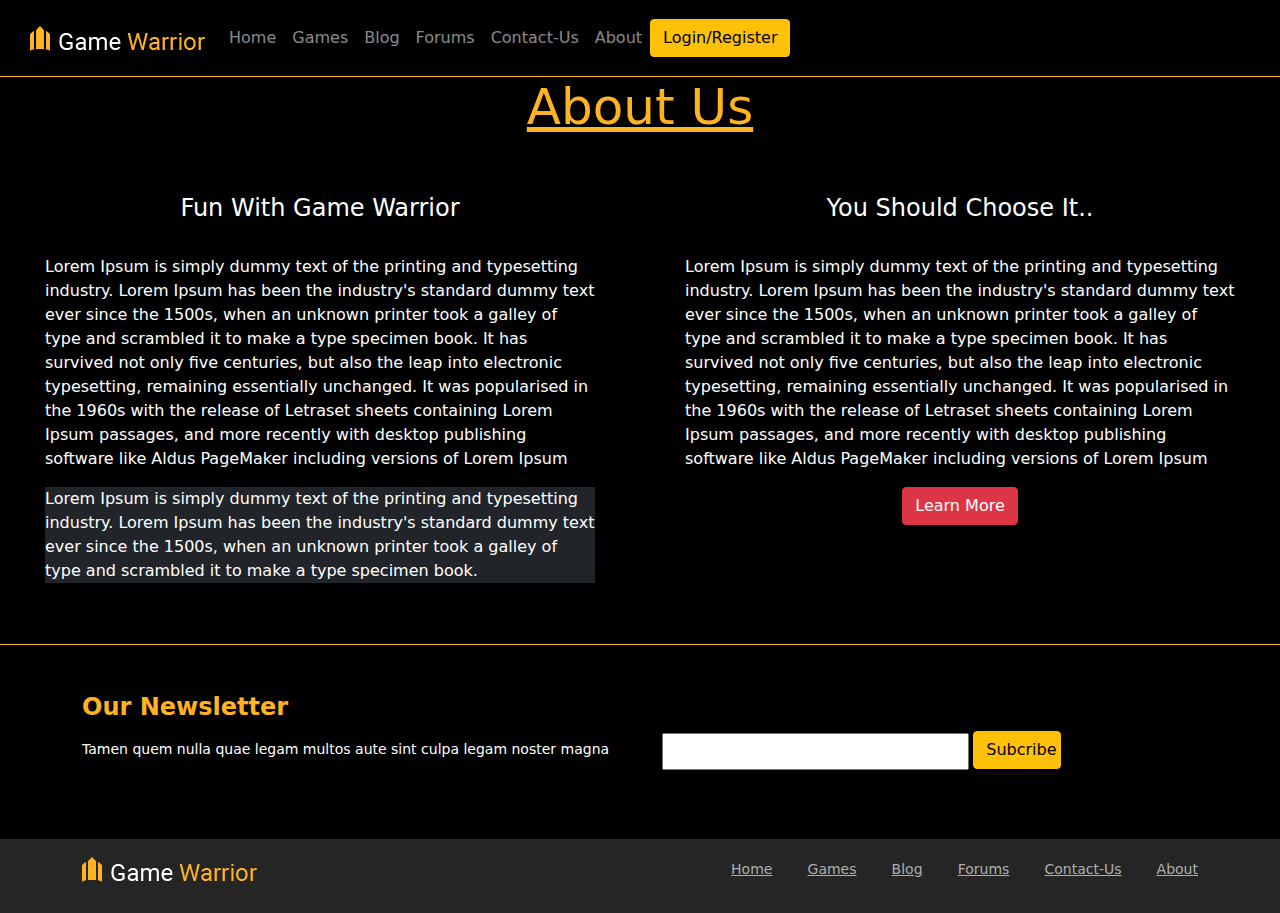
<file: PRACTICE.html>
<html>
	<head>
		<link rel="stylesheet" href="css/bootstrap.css">
		<link rel="stylesheet" href="css/all.css">
		
		<style>
		.navbar{
		  border-bottom: 1px solid #ffb320;
			background: black;
			padding: 18px;
		}
		
		.Container1{
	    background:black;
		}
		.information{
			color:white;
			text-align:center;
		}
		.information h1{
			text-decoration:underline;
			font-size:50px;
			color:#ffb320;
		}
		.section1, .section2{
			padding:45px;
		}
		
		
		.footer-newsletter{
		padding: 50px 0;
		background-color: black;
		border-top: 1px solid #ffb320;
		overflow: hidden;
		color:white;
		font-size: 14px;
	}
		.footer-newsletter h4{
			font-size: 24px;
			margin: 0 0 20px 0;
			padding: 0;
			line-height: 1;
			font-weight: 600;
			color: #ffb320;
		}
		.footer-newsletter form{
			margin-top: 30px;
			padding: 6px 10px;
			position: relative;
			border-radius: 50px;
		}
			.footer-newsletter form input{
				height:37px;
				position:relative;
				top:2px;
			}
			
			
		.footer-section {
	padding: 18px 0 16px;
	overflow: hidden;
	background: #252525;
}

.footer-menu {
	list-style: none;
	float: right;
	text-decoration:none;
}
	.footer-menu li {
		display: inline;
	}
		.footer-menu li a {
			display: inline-block;
			font-size: 14px;
			font-weight: 500;
			color: #aeaeae;
			margin-left: 30px;
		}
		</style>
	</head>
	
	<body>
		<nav class="navbar navbar-expand-lg sticky-top navbar-dark" style="background-color:black">
			<div class="container-fluid">
				<a class="navbar-brand" href="index.html">
					<img src="img/logo.png" alt="">
				</a>
				<button class="navbar-toggler btn btn-dark" type="button" data-bs-toggle="collapse" data-bs-target="#collapsibleNavbar">
					<span class="navbar-toggler-icon"></span>
				</button>
				<div class="collapse navbar-collapse" id="collapsibleNavbar">
					<ul class="navbar-nav justify-content-end">
						<li class="nav-item"><a href="index.html" class="nav-link">Home</a></li>
						<li class="nav-item"><a href="gamesReview.html" class="nav-link">Games</a></li>
						<li class="nav-item"><a href="categories.html" class="nav-link">Blog</a></li>
						<li class="nav-item"><a href="community.html" class="nav-link">Forums</a></li>
						<li class="nav-item"><a href="contact.html" class="nav-link">Contact-Us</a></li>
						<li class="nav-item"><a href="about.html" class="nav-link">About</a></li>  
					</ul>
					
					<div class="user-panel">
						<a href="login.html" class="btn btn-warning">Login/Register</a>
					</div>
				</div>
			</div>
		</nav>
	
		<div class="container-fluid Container1" >
			<div class="row information">
				<h1>About Us</h1><br><br><br>
				<div class="col-md-6 section1">
					<h4>Fun With Game Warrior</h4><br>
					<p align="left">Lorem Ipsum is simply dummy text of the printing and typesetting industry. Lorem Ipsum has been the industry's standard dummy text ever since the 1500s, when an unknown printer took a galley of type and scrambled it to make a type specimen book. It has survived not only five centuries, but also the leap into electronic typesetting, remaining essentially unchanged. It was popularised in the 1960s with the release of Letraset sheets containing Lorem Ipsum passages, and more recently with desktop publishing software like Aldus PageMaker including versions of Lorem Ipsum</p>
					<p class="bg-dark" align="left">Lorem Ipsum is simply dummy text of the printing and typesetting industry. Lorem Ipsum has been the industry's standard dummy text ever since the 1500s, when an unknown printer took a galley of type and scrambled it to make a type specimen book.</p>
				</div>
				<div class="col-md-6 section2">
					<h4>You Should Choose It..</h4><br>
					<p align="left">Lorem Ipsum is simply dummy text of the printing and typesetting industry. Lorem Ipsum has been the industry's standard dummy text ever since the 1500s, when an unknown printer took a galley of type and scrambled it to make a type specimen book. It has survived not only five centuries, but also the leap into electronic typesetting, remaining essentially unchanged. It was popularised in the 1960s with the release of Letraset sheets containing Lorem Ipsum passages, and more recently with desktop publishing software like Aldus PageMaker including versions of Lorem Ipsum</p>
					<button class="btn btn-danger">Learn More</button>
				</div>
			</div>
		</div>
		
		<div class="footer-newsletter">
				<div class="container">
					<div class="row">
						<div class="col-lg-6">
							<h4>Our Newsletter</h4>
							<p>Tamen quem nulla quae legam multos aute sint culpa legam noster magna</p>
						</div>
							
						<div class="col-lg-6">
							<form>
								<input type="email" name="email" class="col-md-7">
								<button class="btn btn-warning col-md-2">Subcribe</button>
							</form>
						</div>
					</div>
				</div>
			</div>
			
		<footer class="footer-section">
				<div class="container">
					<ul class="footer-menu">
						<li><a href="index.html">Home</a></li>
						<li><a href="gamesReview.html">Games</a></li>
						<li><a href="categories.html">Blog</a></li>
						<li><a href="community.html">Forums</a></li>
						<li><a href="contact.html">Contact-Us</a></li>
						<li><a href="about.html">About</a></li>
					</ul>
					<a class="site-logo" href="gameWebsite.html">
						<img src="img/logo.png" alt="">
					</a>
				</div>
			</footer>
		
		<script src="js/bootstrap.js"></script>
	</body>
</html>
</file>
